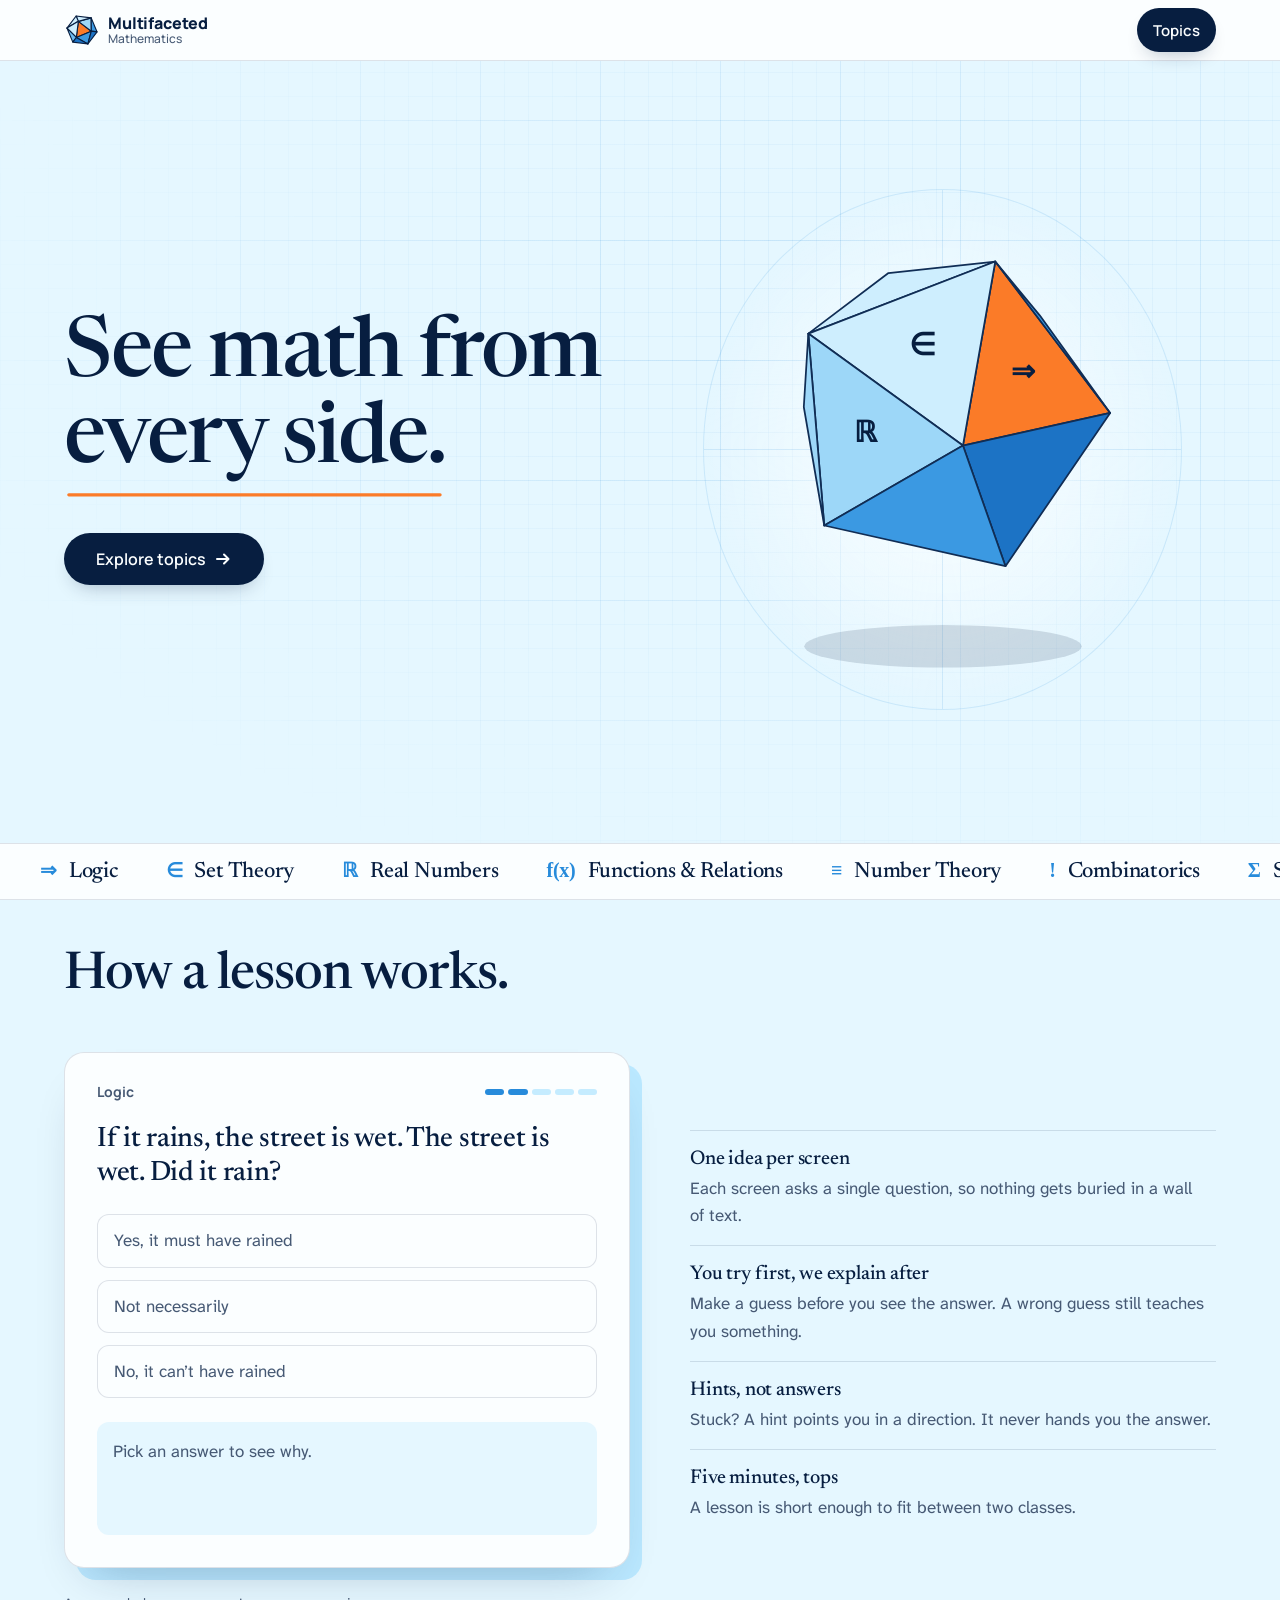
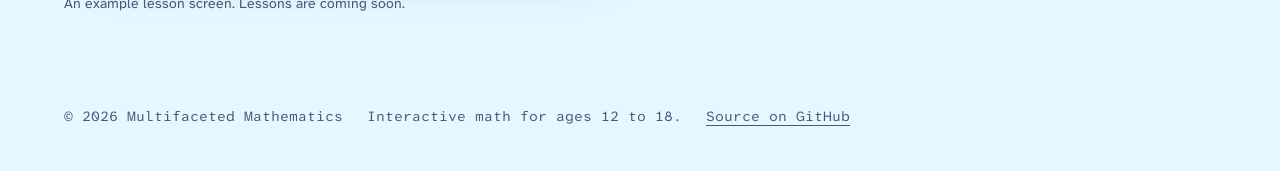
<file: index.html>
<!doctype html>
<html lang="en">
<head>
  <meta charset="utf-8">
  <meta name="viewport" content="width=device-width, initial-scale=1">
  <title>Multifaceted Mathematics</title>
  <meta name="description" content="Interactive math lessons for middle and high school, from logic and sets to calculus. Make a guess first, then see why.">
  <link rel="canonical" href="https://premefeazer.github.io/multifaceted-mathematics/">
  <meta property="og:type" content="website">
  <meta property="og:site_name" content="Multifaceted Mathematics">
  <meta property="og:title" content="Multifaceted Mathematics">
  <meta property="og:description" content="Interactive math lessons for middle and high school, from logic and sets to calculus. Make a guess first, then see why.">
  <meta property="og:url" content="https://premefeazer.github.io/multifaceted-mathematics/">
  <meta property="og:image" content="https://premefeazer.github.io/multifaceted-mathematics/assets/og.png">
  <meta property="og:image:width" content="1200">
  <meta property="og:image:height" content="630">
  <meta property="og:image:alt" content="See math from every side. A blue 20-faced shape next to the Multifaceted Mathematics name.">
  <meta name="twitter:card" content="summary_large_image">
  <meta name="theme-color" content="#e5f7ff">
  <link rel="icon" href="assets/mark.svg" type="image/svg+xml">
  <link rel="preconnect" href="https://fonts.googleapis.com">
  <link rel="preconnect" href="https://fonts.gstatic.com" crossorigin>
  <link rel="stylesheet" href="https://fonts.googleapis.com/css2?family=Atkinson+Hyperlegible+Mono:wght@400;700&family=Atkinson+Hyperlegible+Next:wght@400;700&family=Manrope:wght@500;600;700;800&family=Newsreader:opsz,wght@6..72,500&display=swap" media="print" onload="this.media='all'">
  <noscript><link rel="stylesheet" href="https://fonts.googleapis.com/css2?family=Atkinson+Hyperlegible+Mono:wght@400;700&family=Atkinson+Hyperlegible+Next:wght@400;700&family=Manrope:wght@500;600;700;800&family=Newsreader:opsz,wght@6..72,500&display=swap"></noscript>
  <link rel="stylesheet" href="css/tokens.css">
  <link rel="stylesheet" href="css/styles.css">
</head>
<body id="top">
  <a class="skip" href="#main">Skip to main content</a>

  <header class="nav">
    <a class="brand" href="#top" aria-label="Multifaceted Mathematics, back to top">
      <img src="assets/mark.svg" alt="" width="36" height="36">
      <span class="brand__word"><b>Multifaceted</b> <span>Mathematics</span></span>
    </a>
    <a class="btn btn--sm" href="chapters.html"><span class="btn__face">Topics</span></a>
  </header>

  <main id="main" tabindex="-1">
    <div class="intro">
    <section class="hero">
      <div class="hero__copy">
        <h1 class="hero__title">
          <span>See math from</span>
          <span class="every">every side.<svg class="curve" viewBox="0 0 240 20" aria-hidden="true" focusable="false"><path pathLength="1" d="M3 10 H237"/></svg></span>
        </h1>
        <a class="btn" href="chapters.html"><span class="btn__face">Explore topics<svg class="btn__arrow" width="18" height="18" viewBox="0 0 18 18" fill="none" stroke="currentColor" stroke-width="2" stroke-linecap="round" stroke-linejoin="round" aria-hidden="true" focusable="false"><path d="M3 9h11M10 4.5 14.5 9 10 13.5"/></svg></span></a>
      </div>

      <div class="hero__stage">
        <div class="stage__ring" aria-hidden="true"></div>
        <canvas id="ico" tabindex="0" role="img" aria-label="A 20-faced shape, an icosahedron. Eight of its faces stand for the eight topics." aria-describedby="ico-help"></canvas>
        <p class="sr-only" id="ico-help">Drag it or use the arrow keys to turn it. Press Enter to step through the topic faces and Escape to clear.</p>
        <p class="stage__readout" id="ico-readout" aria-live="polite" hidden></p>
      </div>
    </section>

    <div class="ticker" role="group" aria-label="The eight topics">
      <div class="ticker__lane">
        <ul class="ticker__track" role="list">
          <li data-topic="0"><span class="ticker__sym" aria-hidden="true">⇒</span>Logic</li>
          <li data-topic="1"><span class="ticker__sym" aria-hidden="true">∈</span>Set Theory</li>
          <li data-topic="2"><span class="ticker__sym" aria-hidden="true">ℝ</span>Real Numbers</li>
          <li data-topic="3"><span class="ticker__sym" aria-hidden="true">f(x)</span>Functions &amp; Relations</li>
          <li data-topic="4"><span class="ticker__sym" aria-hidden="true">≡</span>Number Theory</li>
          <li data-topic="5"><span class="ticker__sym" aria-hidden="true">!</span>Combinatorics</li>
          <li data-topic="6"><span class="ticker__sym" aria-hidden="true">Σ</span>Sequences &amp; Series</li>
          <li data-topic="7"><span class="ticker__sym" aria-hidden="true">∫</span>Calculus Basics</li>
        </ul>
        <ul class="ticker__track" role="list" aria-hidden="true">
          <li data-topic="0"><span class="ticker__sym" aria-hidden="true">⇒</span>Logic</li>
          <li data-topic="1"><span class="ticker__sym" aria-hidden="true">∈</span>Set Theory</li>
          <li data-topic="2"><span class="ticker__sym" aria-hidden="true">ℝ</span>Real Numbers</li>
          <li data-topic="3"><span class="ticker__sym" aria-hidden="true">f(x)</span>Functions &amp; Relations</li>
          <li data-topic="4"><span class="ticker__sym" aria-hidden="true">≡</span>Number Theory</li>
          <li data-topic="5"><span class="ticker__sym" aria-hidden="true">!</span>Combinatorics</li>
          <li data-topic="6"><span class="ticker__sym" aria-hidden="true">Σ</span>Sequences &amp; Series</li>
          <li data-topic="7"><span class="ticker__sym" aria-hidden="true">∫</span>Calculus Basics</li>
        </ul>
      </div>
    </div>
    </div>

    <section class="how" id="how" aria-labelledby="how-title">
      <div class="how__head">
        <h2 id="how-title">How a lesson works.</h2>
      </div>

      <figure class="how__figure lesson">
        <div class="lesson__stack">
          <div class="lesson__card" role="group" aria-labelledby="lesson-q">
            <div class="lesson__top">
              <span class="lesson__topic">Logic</span>
              <span class="lesson__progress" role="img" aria-label="Question 2 of 5"><span class="is-done"></span><span class="is-done"></span><span></span><span></span><span></span></span>
            </div>
            <p class="lesson__q" id="lesson-q">If it rains, the street is wet. The street is wet. Did it rain?</p>
            <ul class="lesson__options" role="list">
              <li><button class="option" type="button" aria-pressed="false" data-note="0">Yes, it must have rained<span class="option__icon" aria-hidden="true" hidden><svg viewBox="0 0 24 24" fill="none" stroke="currentColor" stroke-width="3" stroke-linecap="round" stroke-linejoin="round"><path d="m7 7 10 10M17 7 7 17"/></svg></span></button></li>
              <li><button class="option" type="button" aria-pressed="false" data-note="1" data-correct>Not necessarily<span class="option__icon" aria-hidden="true" hidden><svg viewBox="0 0 24 24" fill="none" stroke="currentColor" stroke-width="3" stroke-linecap="round" stroke-linejoin="round"><path d="m6.5 12.5 3.5 3.5 7.5-8"/></svg></span></button></li>
              <li><button class="option" type="button" aria-pressed="false" data-note="2">No, it can’t have rained<span class="option__icon" aria-hidden="true" hidden><svg viewBox="0 0 24 24" fill="none" stroke="currentColor" stroke-width="3" stroke-linecap="round" stroke-linejoin="round"><path d="m7 7 10 10M17 7 7 17"/></svg></span></button></li>
            </ul>
            <div class="lesson__explain" aria-hidden="true">
              <p class="explain is-on">Pick an answer to see why.</p>
              <p class="explain"><strong>Not quite.</strong> That turns the rule around. Rain makes the street wet, but a wet street can come from other things, like a street cleaner.</p>
              <p class="explain"><strong>Right.</strong> Rain makes the street wet, but so does a street cleaner. A wet street doesn’t prove it rained.</p>
              <p class="explain"><strong>Not quite.</strong> Rain could still be the cause. A wet street fits rain, it just doesn’t prove it.</p>
            </div>
            <p class="sr-only" role="status" id="lesson-status"></p>
          </div>
        </div>
        <figcaption>An example lesson screen. Lessons are coming soon.</figcaption>
      </figure>

      <div class="how__text">
        <ul class="principles" role="list">
          <li>
            <h3>One idea per screen</h3>
            <p>Each screen asks a single question, so nothing gets buried in a wall of text.</p>
          </li>
          <li>
            <h3>You try first, we explain after</h3>
            <p>Make a guess before you see the answer. A wrong guess still teaches you something.</p>
          </li>
          <li>
            <h3>Hints, not answers</h3>
            <p>Stuck? A hint points you in a direction. It never hands you the answer.</p>
          </li>
          <li>
            <h3>Five minutes, tops</h3>
            <p>A lesson is short enough to fit between two classes.</p>
          </li>
        </ul>
      </div>
    </section>

  </main>

  <footer class="foot">
    <p>&copy; 2026 Multifaceted Mathematics</p>
    <p>Interactive math for ages 12 to 18.</p>
    <a href="https://github.com/Premefeazer/multifaceted-mathematics">Source on GitHub</a>
  </footer>

  <script type="module" src="js/main.js"></script>
</body>
</html>
</file>
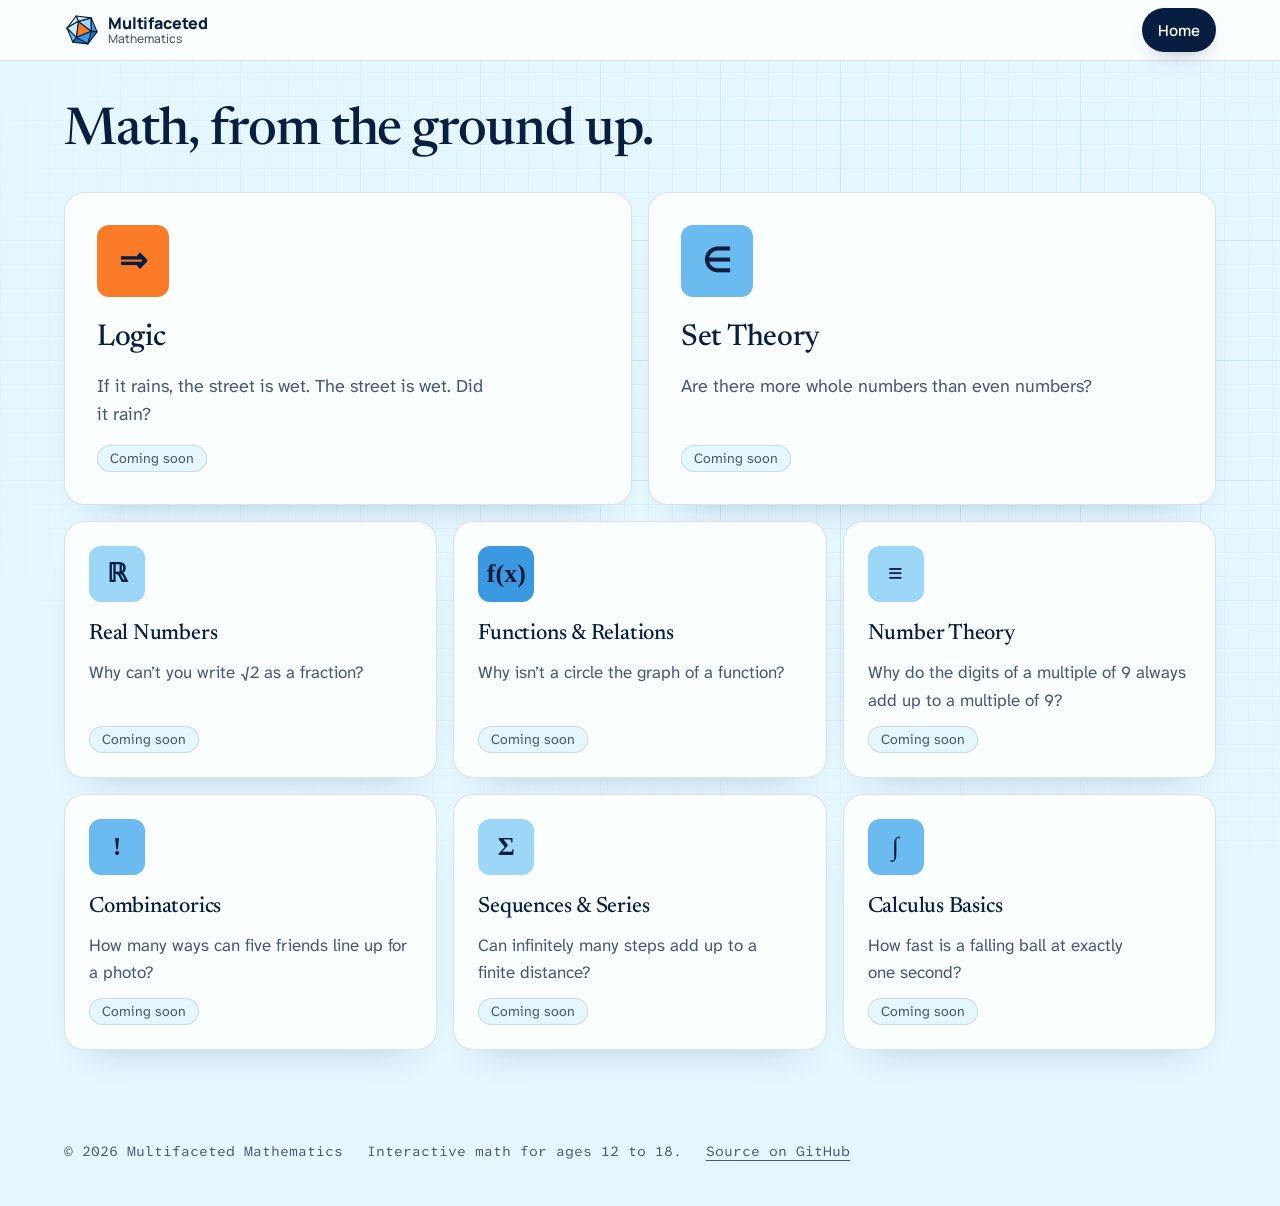
<file: chapters.html>
<!doctype html>
<html lang="en">
<head>
  <meta charset="utf-8">
  <meta name="viewport" content="width=device-width, initial-scale=1">
  <title>Topics · Multifaceted Mathematics</title>
  <meta name="description" content="The eight topics of Multifaceted Mathematics, in the order they build on each other, from logic and sets to calculus.">
  <link rel="canonical" href="https://premefeazer.github.io/multifaceted-mathematics/chapters.html">
  <meta property="og:type" content="website">
  <meta property="og:site_name" content="Multifaceted Mathematics">
  <meta property="og:title" content="Topics · Multifaceted Mathematics">
  <meta property="og:description" content="The eight topics of Multifaceted Mathematics, in the order they build on each other, from logic and sets to calculus.">
  <meta property="og:url" content="https://premefeazer.github.io/multifaceted-mathematics/chapters.html">
  <meta property="og:image" content="https://premefeazer.github.io/multifaceted-mathematics/assets/og.png">
  <meta name="twitter:card" content="summary_large_image">
  <meta name="theme-color" content="#e5f7ff">
  <link rel="icon" href="assets/mark.svg" type="image/svg+xml">
  <link rel="preconnect" href="https://fonts.googleapis.com">
  <link rel="preconnect" href="https://fonts.gstatic.com" crossorigin>
  <link rel="stylesheet" href="https://fonts.googleapis.com/css2?family=Atkinson+Hyperlegible+Mono:wght@400;700&family=Atkinson+Hyperlegible+Next:wght@400;700&family=Manrope:wght@500;600;700;800&family=Newsreader:opsz,wght@6..72,500&display=swap" media="print" onload="this.media='all'">
  <noscript><link rel="stylesheet" href="https://fonts.googleapis.com/css2?family=Atkinson+Hyperlegible+Mono:wght@400;700&family=Atkinson+Hyperlegible+Next:wght@400;700&family=Manrope:wght@500;600;700;800&family=Newsreader:opsz,wght@6..72,500&display=swap"></noscript>
  <link rel="stylesheet" href="css/tokens.css">
  <link rel="stylesheet" href="css/styles.css">
</head>
<body id="top">
  <a class="skip" href="#topics">Skip to the topics</a>

  <header class="nav">
    <a class="brand" href="index.html" aria-label="Multifaceted Mathematics, back to the home page">
      <img src="assets/mark.svg" alt="" width="36" height="36">
      <span class="brand__word"><b>Multifaceted</b> <span>Mathematics</span></span>
    </a>
    <a class="btn btn--sm" href="index.html"><span class="btn__face">Home</span></a>
  </header>

  <main>
    <section class="topics topics--page" id="topics" aria-labelledby="topics-title">
      <div class="topics__head">
        <h1 id="topics-title">Math, from the ground up.</h1>
      </div>
      <ul class="topics__grid" role="list">
        <li class="topic topic--lead" id="logic">
          <span class="topic__symbol" aria-hidden="true">⇒</span>
          <h2 class="topic__name">Logic</h2>
          <p class="topic__question">If it rains, the street is wet. The street is wet. Did it rain?</p>
          <p class="topic__status">Coming soon</p>
        </li>
        <li class="topic topic--lead" id="set-theory">
          <span class="topic__symbol" aria-hidden="true">∈</span>
          <h2 class="topic__name">Set Theory</h2>
          <p class="topic__question">Are there more whole numbers than even numbers?</p>
          <p class="topic__status">Coming soon</p>
        </li>
        <li class="topic" id="real-numbers">
          <span class="topic__symbol" aria-hidden="true">ℝ</span>
          <h2 class="topic__name">Real Numbers</h2>
          <p class="topic__question">Why can’t you write √2 as a fraction?</p>
          <p class="topic__status">Coming soon</p>
        </li>
        <li class="topic" id="functions">
          <span class="topic__symbol" aria-hidden="true">f(x)</span>
          <h2 class="topic__name">Functions &amp; Relations</h2>
          <p class="topic__question">Why isn’t a circle the graph of a function?</p>
          <p class="topic__status">Coming soon</p>
        </li>
        <li class="topic" id="number-theory">
          <span class="topic__symbol" aria-hidden="true">≡</span>
          <h2 class="topic__name">Number Theory</h2>
          <p class="topic__question">Why do the digits of a multiple of 9 always add up to a multiple of 9?</p>
          <p class="topic__status">Coming soon</p>
        </li>
        <li class="topic" id="combinatorics">
          <span class="topic__symbol" aria-hidden="true">!</span>
          <h2 class="topic__name">Combinatorics</h2>
          <p class="topic__question">How many ways can five friends line up for a photo?</p>
          <p class="topic__status">Coming soon</p>
        </li>
        <li class="topic" id="sequences">
          <span class="topic__symbol" aria-hidden="true">Σ</span>
          <h2 class="topic__name">Sequences &amp; Series</h2>
          <p class="topic__question">Can infinitely many steps add up to a finite distance?</p>
          <p class="topic__status">Coming soon</p>
        </li>
        <li class="topic" id="calculus">
          <span class="topic__symbol" aria-hidden="true">∫</span>
          <h2 class="topic__name">Calculus Basics</h2>
          <p class="topic__question">How fast is a falling ball at exactly one second?</p>
          <p class="topic__status">Coming soon</p>
        </li>
      </ul>
    </section>
  </main>

  <footer class="foot">
    <p>&copy; 2026 Multifaceted Mathematics</p>
    <p>Interactive math for ages 12 to 18.</p>
    <a href="https://github.com/Premefeazer/multifaceted-mathematics">Source on GitHub</a>
  </footer>
</body>
</html>
</file>
<file: css/tokens.css>
/* Design tokens. Change the look of the whole site here. Nothing else hard-codes a color, font or spacing value. */
:root {
  /* color */
  --color-paper: oklch(96.5% 0.022 228);
  --color-sheet: oklch(99.5% 0.004 230);
  --color-sky: oklch(85% 0.09 232);
  --color-sky-deep: oklch(62% 0.15 248);
  --color-ink: oklch(24% 0.07 258);
  --color-ink-hover: oklch(34% 0.09 258);
  --color-ink-soft: oklch(46% 0.05 256);
  --color-edge: oklch(30% 0.08 257);
  --color-accent: oklch(72% 0.18 48);
  --color-accent-deep: oklch(62% 0.19 40);
  --color-spark: oklch(88% 0.16 95);
  --color-correct: oklch(76% 0.15 160);
  --color-wrong: oklch(64% 0.2 20);
  --color-correct-bg: oklch(95% 0.05 160);
  --color-wrong-bg: oklch(95% 0.04 20);
  --color-line-on-ink: oklch(99.5% 0.004 230 / 0.07);

  /* graph-paper lines, hairlines, soft shadows */
  --color-line-minor: oklch(62% 0.15 248 / 0.07);
  --color-line-major: oklch(62% 0.15 248 / 0.14);
  --color-hairline: oklch(24% 0.07 258 / 0.12);
  --color-shadow: oklch(24% 0.07 258 / 0.14);
  --color-shadow-strong: oklch(24% 0.07 258 / 0.32);

  /* the 5 flat shades a lit icosahedron face can take, dark to light */
  --facet-1: oklch(55% 0.15 252);
  --facet-2: oklch(66% 0.14 246);
  --facet-3: oklch(76% 0.11 240);
  --facet-4: oklch(85% 0.075 234);
  --facet-5: oklch(93% 0.04 230);

  /* type */
  --font-display: "Newsreader", Georgia, "Times New Roman", serif;
  --font-ui: "Manrope", system-ui, sans-serif;
  --font-body: "Atkinson Hyperlegible Next", system-ui, sans-serif;
  --font-mono: "Atkinson Hyperlegible Mono", ui-monospace, monospace;
  --font-math: "Cambria Math", "STIX Two Math", "Noto Sans Math", "Segoe UI Symbol", serif;
  --text-sm: 0.875rem;
  --text-base: 1.0625rem;
  --text-lead: clamp(1.125rem, 1rem + 0.6vw, 1.3125rem);
  --text-display: clamp(2.75rem, 1rem + 6.6vw, 5.25rem);

  /* space (4 pt scale) */
  --space-1: 0.25rem;
  --space-2: 0.5rem;
  --space-3: 0.75rem;
  --space-4: 1rem;
  --space-6: 1.5rem;
  --space-8: 2rem;
  --space-12: 3rem;
  --space-16: 4rem;
  --space-24: 6rem;

  /* shape */
  --rule: 1px;
  --radius-md: 0.75rem;
  --radius-lg: 1.25rem;
  --radius-pill: 999px;

  /* motion */
  --ease-out: cubic-bezier(0.22, 1, 0.36, 1);
  --ease-in-out: cubic-bezier(0.65, 0, 0.35, 1);
  --dur-fast: 150ms;
  --dur-draw: 1100ms;
}
</file>
<file: css/styles.css>
/* Hallmark · macrostructure: Marquee Hero + sheet · tone: refined, confident · anchor hue: 248 (sky blue)
 * theme: custom · axes: light / geometric-sans / cool · nav: full-width top bar · footer: single © line */

*,
*::before,
*::after {
  box-sizing: border-box;
}

html {
  -webkit-text-size-adjust: 100%;
  overflow-x: clip;
  scroll-behavior: smooth;
  scroll-padding-top: 5rem;
}

body {
  margin: 0;
  min-height: 100svh;
  overflow-x: clip;
  color: var(--color-ink);
  font: 400 var(--text-base) / 1.6 var(--font-body);
  background-color: var(--color-paper);
}

/* graph paper that fades out toward the edges instead of tiling the whole page */
body::before {
  content: "";
  position: fixed;
  inset: 0;
  z-index: -1;
  pointer-events: none;
  background-image:
    linear-gradient(var(--color-line-major) 1px, transparent 1px),
    linear-gradient(90deg, var(--color-line-major) 1px, transparent 1px),
    linear-gradient(var(--color-line-minor) 1px, transparent 1px),
    linear-gradient(90deg, var(--color-line-minor) 1px, transparent 1px);
  background-size: 120px 120px, 120px 120px, 24px 24px, 24px 24px;
  mask-image: radial-gradient(ellipse 75% 65% at 68% 38%, black, transparent);
}

h1,
h2 {
  margin: 0;
  font-family: var(--font-display);
  font-style: normal;
  overflow-wrap: anywhere;
}

p {
  margin: 0;
  text-wrap: pretty;
}

h1,
h2,
h3 {
  text-wrap: balance;
}

main:focus {
  outline: none;
}

/* ---------- buttons: solid pill, small lift on hover, press on click ---------- */

.btn {
  display: inline-block;
  padding: 0;
  font: inherit;
  cursor: pointer;
  background: none;
  border: 0;
  color: var(--color-sheet);
  text-decoration: none;
  white-space: nowrap;
  border-radius: var(--radius-pill);
  -webkit-tap-highlight-color: transparent;
}

.btn__face {
  display: flex;
  align-items: center;
  justify-content: center;
  gap: var(--space-2);
  min-height: 3.25rem;
  padding: 0 var(--space-8);
  font: 600 1rem / 1 var(--font-ui);
  background: var(--color-ink);
  border-radius: var(--radius-pill);
  box-shadow: 0 10px 20px -10px var(--color-shadow-strong);
  transition: transform var(--dur-fast) var(--ease-out), background-color var(--dur-fast) var(--ease-out);
}

.btn__arrow {
  flex: none;
  transition: transform var(--dur-fast) var(--ease-out);
}

.btn:hover .btn__face {
  background: var(--color-ink-hover);
  transform: translateY(-1px);
}

.btn:hover .btn__arrow {
  transform: translateX(3px);
}

.btn:active .btn__face {
  transform: scale(0.97);
}

.btn:focus-visible {
  outline: 3px solid var(--color-sky-deep);
  outline-offset: 3px;
}

.btn[aria-disabled="true"] {
  pointer-events: none;
}

.btn[aria-disabled="true"] .btn__face {
  color: var(--color-ink-soft);
  background: var(--color-sky);
  box-shadow: none;
  transform: none;
}

.btn--sm .btn__face {
  min-height: 2.75rem;
  padding: 0 var(--space-4);
  font-size: 0.9375rem;
}

/* ---------- nav: floating capsule ---------- */

.skip {
  position: fixed;
  top: calc(var(--space-16) * -1);
  left: var(--space-4);
  z-index: 20;
  padding: var(--space-2) var(--space-4);
  color: var(--color-ink);
  background: var(--color-sheet);
  border: var(--rule) solid var(--color-hairline);
  border-radius: var(--radius-md);
}

.skip:focus {
  top: var(--space-3);
  outline: 3px solid var(--color-sky-deep);
  outline-offset: 2px;
}

.nav {
  position: fixed;
  inset: 0 0 auto;
  z-index: 10;
  display: flex;
  align-items: center;
  justify-content: space-between;
  gap: var(--space-2);
  padding: var(--space-2) max(var(--space-6), calc((100% - 75rem) / 2 + var(--space-6)));
  background: var(--color-sheet);
  border-bottom: var(--rule) solid var(--color-hairline);
}

@media (max-width: 40rem) {
  .nav {
    padding-inline: var(--space-4);
  }
}

.brand {
  display: flex;
  align-items: center;
  min-height: 2.75rem;
  gap: var(--space-2);
  min-width: 0;
  color: var(--color-ink);
  text-decoration: none;
  border-radius: var(--radius-md);
}

.brand:focus-visible {
  outline: 3px solid var(--color-sky-deep);
  outline-offset: 4px;
}

.brand img {
  display: block;
  flex: none;
}

.brand__word {
  display: grid;
  line-height: 1.05;
}

.brand__word b {
  font: 800 1rem / 1.05 var(--font-ui);
  letter-spacing: -0.01em;
}

.brand__word span {
  font: 500 0.75rem / 1.15 var(--font-ui);
  color: var(--color-ink-soft);
}

/* ---------- hero ---------- */

/* the first screen: the hero grows so the ticker starts at the bottom edge */
.intro {
  display: flex;
  flex-direction: column;
  min-height: 100svh;
}

.hero {
  flex: 1;
  width: 100%;
  display: grid;
  grid-template-columns: minmax(0, 1.05fr) minmax(0, 1fr);
  align-items: center;
  gap: var(--space-8);
  max-width: 75rem;
  min-height: min(100svh, 52rem);
  margin-inline: auto;
  padding: 6.5rem var(--space-6) var(--space-12);
}

.hero__title {
  font-size: var(--text-display);
  font-weight: 500;
  line-height: 1.02;
  letter-spacing: -0.025em;
  margin-bottom: var(--space-12);
}

.hero__title > span {
  display: block;
}

.hero__title .every {
  position: relative;
  display: inline-block;
}

.curve {
  position: absolute;
  left: 0;
  bottom: -0.3em;
  z-index: -1;
  width: 100%;
  height: auto;
  overflow: visible;
}

.curve path {
  fill: none;
  stroke: var(--color-accent);
  stroke-width: 2;
  stroke-linecap: round;
  stroke-dasharray: 1;
  stroke-dashoffset: 1;
  animation: draw var(--dur-draw) var(--ease-out) 400ms forwards;
}

@keyframes draw {
  to {
    stroke-dashoffset: 0;
  }
}

/* the stage: a lit circle with axes behind the shape */

.hero__stage {
  position: relative;
  justify-self: center;
  width: min(100%, 34rem);
}

.stage__ring {
  position: absolute;
  inset: 6%;
  border: var(--rule) solid var(--color-line-major);
  border-radius: 50%;
  background:
    linear-gradient(var(--color-line-major), var(--color-line-major)) center / 100% var(--rule) no-repeat,
    linear-gradient(var(--color-line-major), var(--color-line-major)) center / var(--rule) 100% no-repeat,
    radial-gradient(closest-side, var(--color-sheet), transparent);
}

#ico {
  position: relative;
  display: block;
  width: 100%;
  aspect-ratio: 1;
  cursor: grab;
  touch-action: pan-y;
  border-radius: var(--radius-lg);
}

#ico:active {
  cursor: grabbing;
}

#ico:focus-visible {
  outline: 3px solid var(--color-sky-deep);
  outline-offset: 4px;
}

.stage__readout {
  position: relative;
  width: fit-content;
  max-width: 100%;
  margin: var(--space-2) auto 0;
  padding: var(--space-2) var(--space-4);
  font: 400 var(--text-sm) / 1.3 var(--font-mono);
  text-align: center;
  background: var(--color-sheet);
  border: var(--rule) solid var(--color-hairline);
  border-radius: var(--radius-pill);
  box-shadow: 0 8px 18px -12px var(--color-shadow-strong);
}

.stage__readout:empty,
.stage__readout[hidden] {
  display: block;
  visibility: hidden;
  min-height: 2.5rem;
}

.stage__readout a {
  color: inherit;
  text-underline-offset: 0.25em;
}

.stage__readout a:focus-visible {
  outline: 3px solid var(--color-sky-deep);
  outline-offset: 3px;
  border-radius: var(--radius-md);
}

/* ---------- ticker: the eight topics, scrolling ---------- */

/* sticky inside .intro: pinned to the viewport bottom until the hero section scrolls away */
.ticker {
  position: sticky;
  bottom: 0;
  z-index: 2;
  overflow: hidden;
  padding: var(--space-4);
  background: var(--color-sheet);
  border-block: var(--rule) solid var(--color-hairline);
}

.ticker__lane {
  display: flex;
  width: max-content;
  animation: ticker 45s linear infinite;
}

.ticker:hover .ticker__lane {
  animation-play-state: paused;
}

.ticker__track {
  display: flex;
  flex: none;
  gap: var(--space-12);
  justify-content: space-around;
  min-width: 100vw;
  margin: 0;
  padding: 0 var(--space-6);
  list-style: none;
}

.ticker__track li {
  display: flex;
  align-items: baseline;
  gap: var(--space-3);
  font: 500 1.375rem / 1 var(--font-display);
  letter-spacing: -0.01em;
  white-space: nowrap;
}

.ticker__track li {
  border-radius: var(--radius-md);
  transition: background-color var(--dur-fast) var(--ease-out), box-shadow var(--dur-fast) var(--ease-out);
}

.ticker__track li.is-active {
  background: var(--color-paper);
  box-shadow: 0 0 0 0.5rem var(--color-paper), 0 0 0 calc(0.5rem + 1px) var(--color-sky-deep);
}

.ticker__sym {
  color: var(--color-sky-deep);
  font: 700 1.25rem / 1 var(--font-math);
}

@keyframes ticker {
  from {
    transform: translateX(-50%);
  }

  to {
    transform: translateX(0);
  }
}

/* ---------- topics ---------- */

.topics,
.how {
  max-width: 75rem;
  margin-inline: auto;
  padding: var(--space-12) var(--space-6) var(--space-16);
}

.topics__head {
  margin-bottom: var(--space-8);
}

.topics__head h1,
.topics__head h2,
.how h2 {
  font-size: clamp(2.125rem, 1.2rem + 3.2vw, 3.25rem);
  font-weight: 500;
  line-height: 1.08;
  letter-spacing: -0.02em;
}

.topics__grid {
  display: grid;
  grid-template-columns: repeat(6, minmax(0, 1fr));
  gap: var(--space-4);
  margin: 0;
  padding: 0;
  list-style: none;
}

.topic {
  grid-column: span 2;
  display: flex;
  flex-direction: column;
  align-items: flex-start;
  gap: var(--space-3);
  padding: var(--space-6);
  background: var(--color-sheet);
  border: var(--rule) solid var(--color-hairline);
  border-radius: var(--radius-lg);
  box-shadow: 0 20px 40px -30px var(--color-shadow-strong);
}

.topic--lead {
  grid-column: span 3;
  gap: var(--space-4);
  padding: var(--space-8);
}

.topic:target {
  outline: 3px solid var(--color-sky-deep);
  outline-offset: 3px;
}

.topic:nth-child(1) { --tile: var(--color-accent); }
.topic:nth-child(2),
.topic:nth-child(6),
.topic:nth-child(8) { --tile: var(--facet-3); }
.topic:nth-child(3),
.topic:nth-child(5),
.topic:nth-child(7) { --tile: var(--facet-4); }
.topic:nth-child(4) { --tile: var(--facet-2); }

.topic__symbol {
  display: grid;
  place-items: center;
  width: 3.5rem;
  height: 3.5rem;
  margin-bottom: var(--space-2);
  color: var(--color-ink);
  font: 700 1.625rem / 1 var(--font-math);
  background: var(--tile);
  border-radius: var(--radius-md);
}

.topic--lead .topic__symbol {
  width: 4.5rem;
  height: 4.5rem;
  font-size: 2.125rem;
}

.topic__name {
  margin: 0;
  font: 500 1.375rem / 1.15 var(--font-display);
  letter-spacing: -0.01em;
}

.topic--lead .topic__name {
  font-size: 1.875rem;
}

.topic__question {
  color: var(--color-ink-soft);
}

.topic--lead .topic__question {
  max-width: 36ch;
  font-size: 1.125rem;
}

.topic__status {
  margin-top: auto;
  padding: var(--space-1) var(--space-3);
  color: var(--color-ink-soft);
  font-size: var(--text-sm);
  line-height: 1.2;
  background: var(--color-paper);
  border: var(--rule) solid var(--color-hairline);
  border-radius: var(--radius-pill);
}

@media (max-width: 64rem) {
  .topic,
  .topic--lead {
    grid-column: span 3;
  }
}

@media (max-width: 40rem) {
  .topics,
  .how {
    padding-inline: var(--space-4);
  }

  .topics__grid {
    grid-template-columns: minmax(0, 1fr);
  }

  .topic,
  .topic--lead {
    grid-column: auto;
    padding: var(--space-6);
  }
}

/* ---------- how a lesson works ---------- */

.how {
  display: grid;
  grid-template-columns: minmax(0, 1.1fr) minmax(0, 1fr);
  gap: var(--space-12);
  align-items: center;
}

.how__head {
  grid-column: 1 / -1;
}

.how__figure {
  grid-column: 1;
  grid-row: 2;
  margin: 0;
}

.how__text {
  grid-column: 2;
  grid-row: 2;
}

.principles {
  margin: 0;
  padding: 0;
  list-style: none;
}

.principles li {
  padding: var(--space-4) 0;
  border-top: var(--rule) solid var(--color-hairline);
}

.principles h3 {
  margin: 0;
  font: 500 1.25rem / 1.2 var(--font-display);
  letter-spacing: -0.01em;
}

.principles p {
  margin-top: var(--space-1);
  color: var(--color-ink-soft);
}

/* the example lesson screen: real HTML, not a fake device frame */

.lesson__stack {
  position: relative;
  isolation: isolate;
  padding: 0 var(--space-3) var(--space-3) 0;
}

.lesson__stack::before {
  content: "";
  position: absolute;
  inset: var(--space-3) 0 0 var(--space-3);
  z-index: -1;
  background: var(--color-sky);
  border-radius: var(--radius-lg);
  opacity: 0.5;
}

.lesson__card {
  display: grid;
  gap: var(--space-6);
  padding: var(--space-8);
  background: var(--color-sheet);
  border: var(--rule) solid var(--color-hairline);
  border-radius: var(--radius-lg);
  box-shadow: 0 24px 48px -28px var(--color-shadow-strong);
}

.lesson__top {
  display: flex;
  align-items: center;
  justify-content: space-between;
  gap: var(--space-4);
}

.lesson__topic {
  color: var(--color-ink-soft);
  font: 700 var(--text-sm) / 1 var(--font-ui);
}

.lesson__progress {
  display: flex;
  gap: var(--space-1);
  width: 7rem;
}

.lesson__progress span {
  flex: 1;
  height: 6px;
  background: var(--color-sky);
  border-radius: var(--radius-pill);
  opacity: 0.5;
}

.lesson__progress .is-done {
  background: var(--color-sky-deep);
  opacity: 1;
}

.lesson__q {
  font: 500 1.75rem / 1.2 var(--font-display);
  letter-spacing: -0.01em;
}

.lesson__options {
  display: grid;
  gap: var(--space-3);
  margin: 0;
  padding: 0;
  list-style: none;
}

.option {
  display: flex;
  align-items: center;
  justify-content: space-between;
  gap: var(--space-3);
  width: 100%;
  min-height: 3rem;
  padding: var(--space-3) var(--space-4);
  color: var(--color-ink-soft);
  font: inherit;
  text-align: left;
  cursor: pointer;
  background: var(--color-sheet);
  border: var(--rule) solid var(--color-hairline);
  border-radius: var(--radius-md);
  -webkit-tap-highlight-color: transparent;
  transition: border-color var(--dur-fast) var(--ease-out), transform var(--dur-fast) var(--ease-out);
}

.option:hover {
  color: var(--color-ink);
  border-color: var(--color-sky-deep);
}

.option:active {
  transform: scale(0.99);
}

.option:focus-visible {
  outline: 3px solid var(--color-sky-deep);
  outline-offset: 3px;
}

.option.is-wrong {
  color: var(--color-ink);
  font-weight: 700;
  background: var(--color-wrong-bg);
  border-color: var(--color-wrong);
}

.option.is-wrong .option__icon {
  background: var(--color-wrong);
}

.option.is-picked {
  color: var(--color-ink);
  font-weight: 700;
  background: var(--color-correct-bg);
  border-color: var(--color-correct);
}

.option__icon {
  display: grid;
  flex: none;
  place-items: center;
  width: 1.5rem;
  height: 1.5rem;
  color: var(--color-ink);
  background: var(--color-correct);
  border-radius: 50%;
}

.option__icon[hidden] {
  display: none;
}

.option__icon svg {
  width: 1rem;
  height: 1rem;
}

/* every explanation shares one grid cell, so the card keeps the height of the longest one */
.lesson__explain {
  display: grid;
  padding: var(--space-4);
  background: var(--color-paper);
  border-radius: var(--radius-md);
}

.explain {
  grid-area: 1 / 1;
  opacity: 0;
  visibility: hidden;
  transition: opacity var(--dur-fast) var(--ease-out), visibility 0s linear var(--dur-fast);
}

.explain.is-on {
  opacity: 1;
  visibility: visible;
  transition-delay: 0s;
}

.explain:first-child {
  color: var(--color-ink-soft);
}

.how__figure figcaption {
  margin-top: var(--space-3);
  color: var(--color-ink-soft);
  font-size: var(--text-sm);
}

.sr-only {
  position: absolute;
  width: 1px;
  height: 1px;
  overflow: hidden;
  clip-path: inset(50%);
  white-space: nowrap;
}

@media (max-width: 52rem) {
  .how {
    grid-template-columns: minmax(0, 1fr);
    gap: var(--space-8);
  }

  .how__figure,
  .how__text {
    grid-column: 1;
    grid-row: auto;
  }
}

@media (max-width: 40rem) {
  .lesson__card {
    padding: var(--space-6);
  }

}

/* the topics grid as its own page: clear the fixed nav */

.topics--page {
  padding-top: 6.5rem;
}

/* ---------- footer ---------- */

.foot {
  display: flex;
  flex-wrap: wrap;
  align-items: center;
  gap: 0 var(--space-6);
  max-width: 75rem;
  margin-inline: auto;
  padding: var(--space-4) var(--space-6) var(--space-8);
  color: var(--color-ink-soft);
  font: 400 var(--text-sm) / 1.4 var(--font-mono);
}

.foot a {
  display: inline-flex;
  align-items: center;
  min-height: 2.75rem;
  color: inherit;
  text-underline-offset: 0.25em;
}

.foot a:hover {
  color: var(--color-ink);
}

.foot a:focus-visible {
  outline: 3px solid var(--color-sky-deep);
  outline-offset: 3px;
  border-radius: var(--radius-md);
}

/* ---------- small screens ---------- */

@media (max-width: 52rem) {
  .hero {
    grid-template-columns: minmax(0, 1fr);
    min-height: 0;
    padding-top: 5.5rem;
  }

  body::before {
    mask-image: radial-gradient(ellipse 90% 50% at 50% 60%, black, transparent);
  }

}

@media (prefers-reduced-motion: reduce) {
  html {
    scroll-behavior: auto;
  }

  .curve path {
    stroke-dashoffset: 0;
    animation: none;
  }

  .ticker__lane {
    width: auto;
    animation: none;
  }

  .ticker__track {
    flex-wrap: wrap;
    justify-content: center;
    min-width: 0;
  }

  .explain,
  .option,
  .ticker__track li {
    transition: none;
  }

  .ticker__track[aria-hidden] {
    display: none;
  }

  .btn__face,
  .btn__arrow {
    transition: none;
  }
}
</file>
